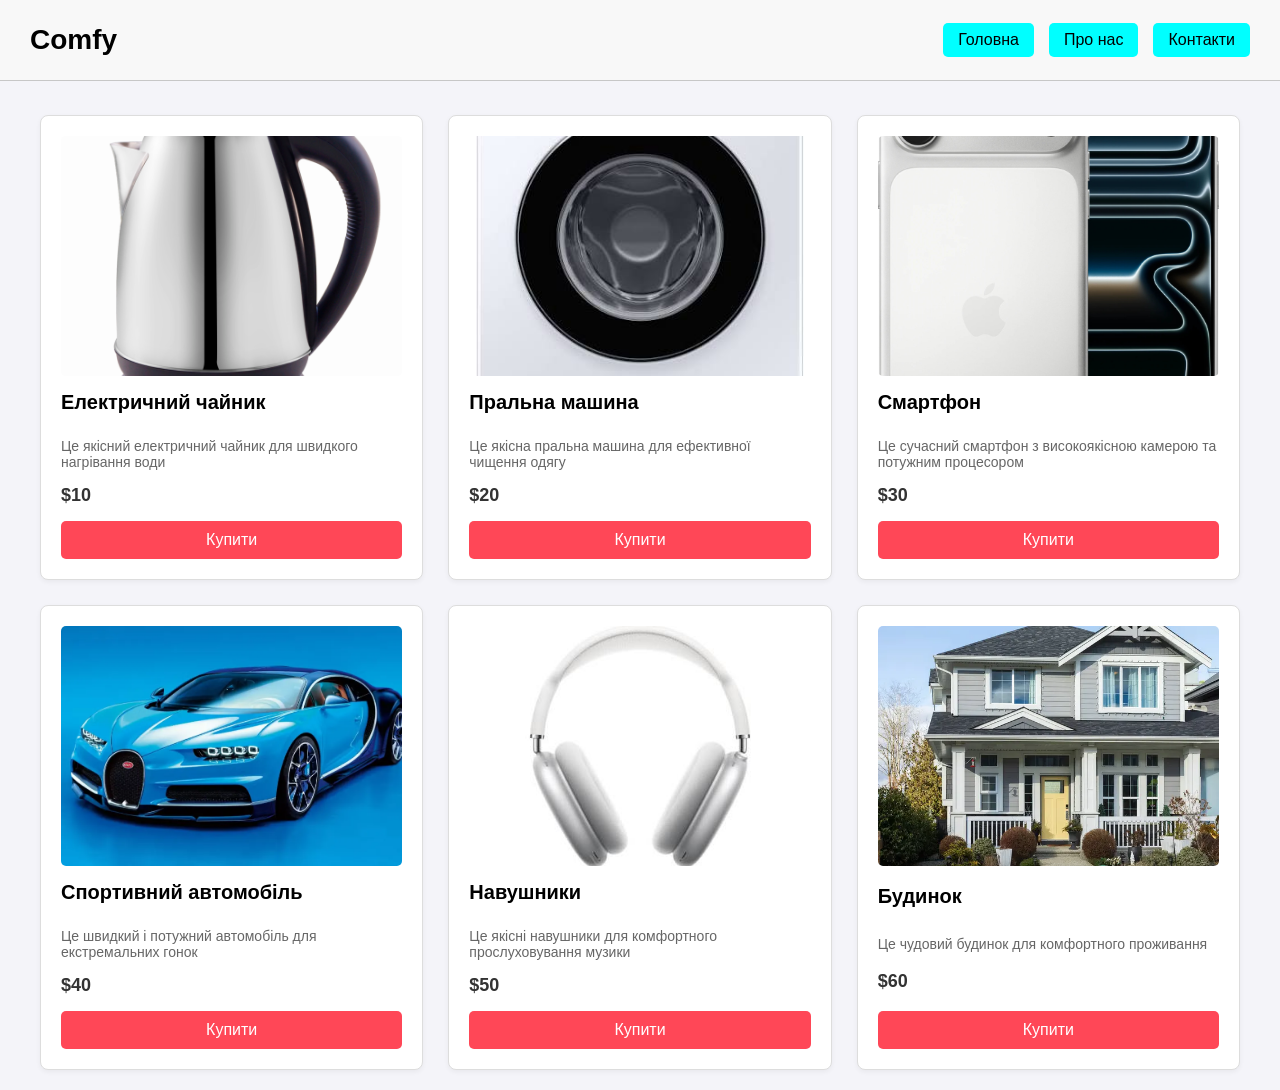
<file: pr_media/index.html>
<!doctype html>
<html lang="uk">
  <head>
    <meta charset="UTF-8" />
    <meta name="viewport" content="width=device-width, initial-scale=1.0" />
    <title>Comfy - Інтернет-магазин</title>
    <link rel="stylesheet" href="style.css" />
  </head>
  <body>
    <header class="menu">
      <h1>Comfy</h1>
      <nav class="site_navigation">
        <ul>
          <li><a href="index.html" class="a">Головна</a></li>
          <li><a href="about.html" class="a">Про нас</a></li>
          <li><a href="contact.html" class="a">Контакти</a></li>
        </ul>
      </nav>
    </header>

    <main class="container">
      <div class="product-grid">
        <article class="product-card">
          <img src="images/product1.jpg" alt="Електричний чайник" />
          <h2 class="product-title">Електричний чайник</h2>
          <p class="description">
            Це якісний електричний чайник для швидкого нагрівання води
          </p>
          <span class="price">$10</span>
          <button class="buy-button">Купити</button>
        </article>

        <article class="product-card">
          <img src="images/product2.jfif" alt="Пральна машина" />
          <h2 class="product-title">Пральна машина</h2>
          <p class="description">
            Це якісна пральна машина для ефективної чищення одягу
          </p>
          <span class="price">$20</span>
          <button class="buy-button">Купити</button>
        </article>

        <article class="product-card">
          <img src="images/product3.jpg" alt="Смартфон" />
          <h2 class="product-title">Смартфон</h2>
          <p class="description">
            Це сучасний смартфон з високоякісною камерою та потужним процесором
          </p>
          <span class="price">$30</span>
          <button class="buy-button">Купити</button>
        </article>

        <article class="product-card">
          <img src="images/product4.webp" alt="Спортивний автомобіль" />
          <h2 class="product-title">Спортивний автомобіль</h2>
          <p class="description">
            Це швидкий і потужний автомобіль для екстремальних гонок
          </p>
          <span class="price">$40</span>
          <button class="buy-button">Купити</button>
        </article>

        <article class="product-card">
          <img src="images/product5.jfif" alt="Навушники" />
          <h2 class="product-title">Навушники</h2>
          <p class="description">
            Це якісні навушники для комфортного прослуховування музики
          </p>
          <span class="price">$50</span>
          <button class="buy-button">Купити</button>
        </article>

        <article class="product-card">
          <img src="images/product6.jpg" alt="Будинок" />
          <h2 class="product-title">Будинок</h2>
          <p class="description">
            Це чудовий будинок для комфортного проживання
          </p>
          <span class="price">$60</span>
          <button class="buy-button">Купити</button>
        </article>
      </div>
    </main>
  </body>
</html>
</file>
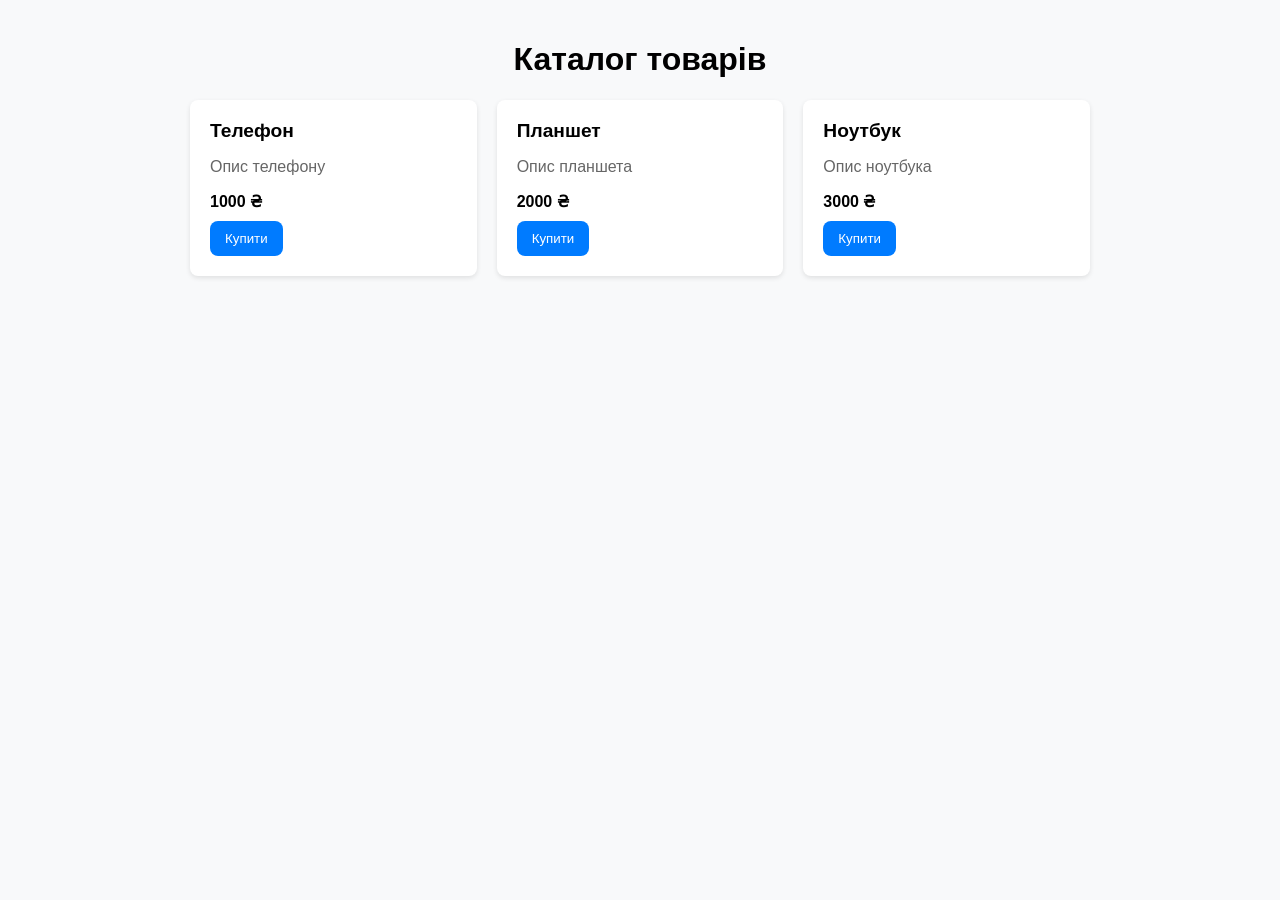
<file: pr_preprocessing/index.html>
<!doctype html>
<html lang="uk">
  <head>
    <meta charset="UTF-8" />
    <meta name="viewport" content="width=device-width, initial-scale=1.0" />
    <title>Каталог товарів</title>
    <link rel="stylesheet" href="style-scss.css" />
  </head>
  <body>
    <div class="container">
      <h1>Каталог товарів</h1>

      <div class="catalog">
        <article class="card">
          <h2>Телефон</h2>
          <p>Опис телефону</p>
          <span class="price">1000 ₴</span>
          <button class="btn">Купити</button>
        </article>

        <article class="card">
          <h2>Планшет</h2>
          <p>Опис планшета</p>
          <span class="price">2000 ₴</span>
          <button class="btn">Купити</button>
        </article>

        <article class="card">
          <h2>Ноутбук</h2>
          <p>Опис ноутбука</p>
          <span class="price">3000 ₴</span>
          <button class="btn">Купити</button>
        </article>
      </div>
    </div>
  </body>
</html>
</file>
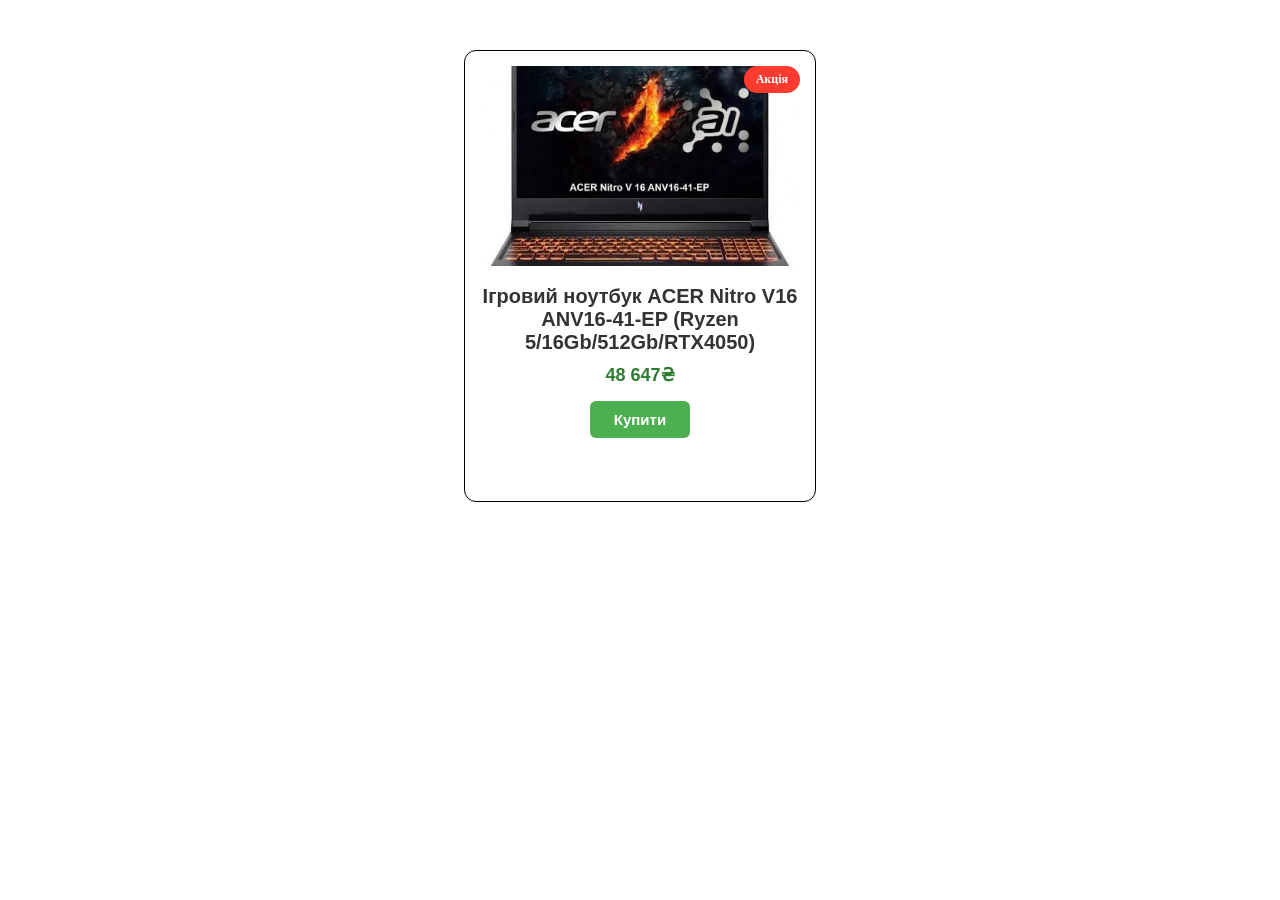
<file: pr_transition/index.html>
<!doctype html>
<html lang="uk">
  <head>
    <meta charset="UTF-8" />
    <meta name="viewport" content="width=device-width, initial-scale=1.0" />
    <title>Картка товару</title>
    <link rel="stylesheet" href="style.css" />
  </head>
  <body>
    <div class="box">
      <span class="badge">Акція</span>
      <img
        src="images/1.jfif"
        alt="Ігровий ноутбук ACER Nitro V16 ANV16-41-EP (Ryzen 5/16Gb/512Gb/RTX4050)"
        class="product-image"
      />
      <h2 class="product-name">
        Ігровий ноутбук ACER Nitro V16 ANV16-41-EP (Ryzen 5/16Gb/512Gb/RTX4050)
      </h2>
      <p class="cost">48 647&#8372;</p>
      <button class="btn">Купити</button>
    </div>
  </body>
</html>
</file>
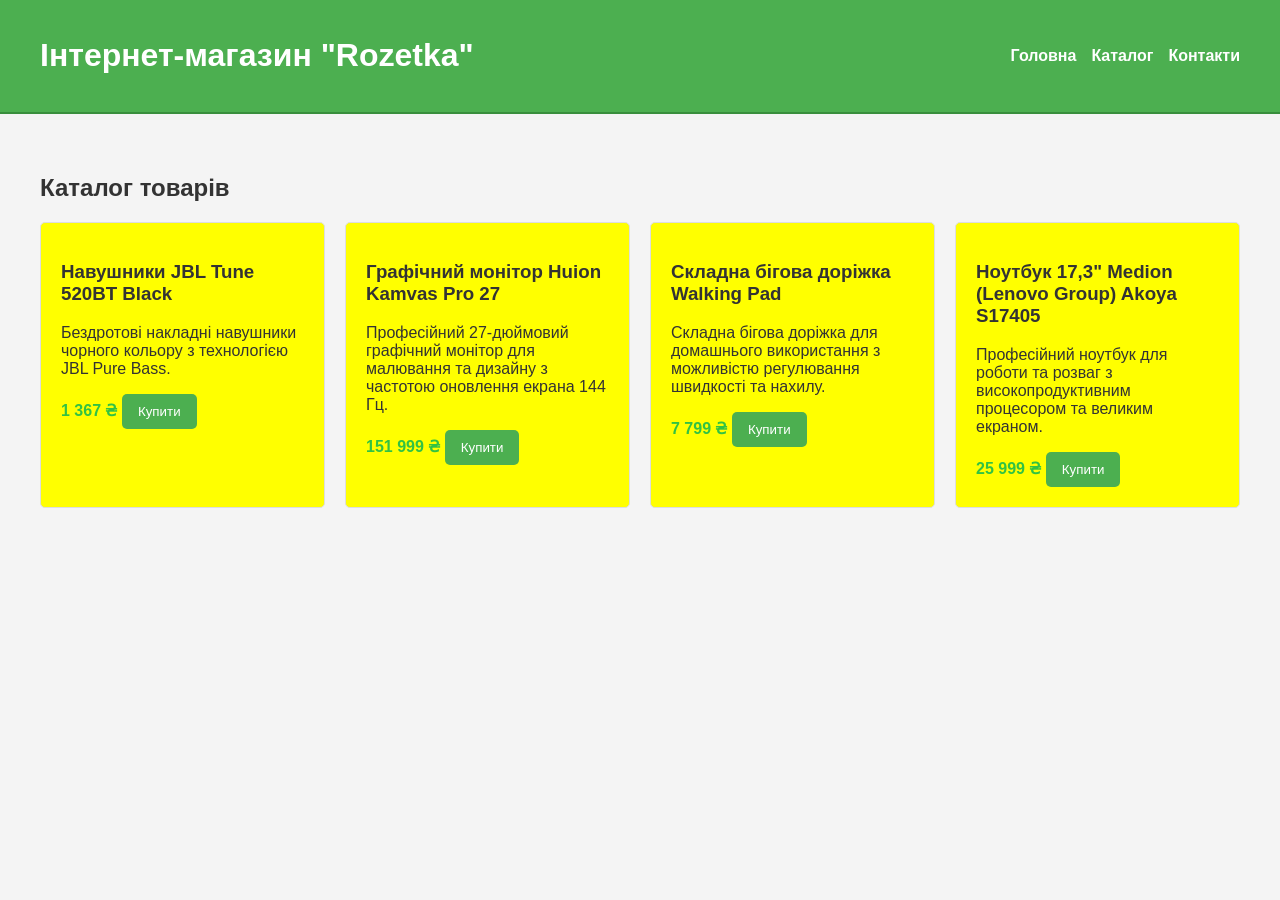
<file: Пр_змінні/Index.html>
<!doctype html>
<html lang="en">
  <head>
    <meta charset="UTF-8" />
    <meta name="viewport" content="width=device-width, initial-scale=1.0" />
    <title>Інтернет-магазин "Rozetka"</title>
    <link rel="stylesheet" href="style.css" />
  </head>
  <body>
    <header class="header">
      <div class="header__container">
        <h1>Інтернет-магазин "Rozetka"</h1>
        <nav class="nav">
          <a href="#" class="nav__link">Головна</a>
          <a href="#" class="nav__link">Каталог</a>
          <a href="#" class="nav__link">Контакти</a>
        </nav>
      </div>
    </header>

    <main class="main">
      <div class="main__container">
        <h2>Каталог товарів</h2>

        <div class="product-grid">
          <article class="card producrt-card">
            <h3 class="card__title product-card__title">
              Навушники JBL Tune 520BT Black
            </h3>
            <p class="card__description">
              Бездротові накладні навушники чорного кольору з технологією JBL
              Pure Bass.
            </p>
            <span class="product-card__price">1 367 &#8372;</span>
            <button class="button product-card__button">Купити</button>
          </article>

          <article class="card producrt-card">
            <h3 class="card__title product-card__title">
              Графічний монітор Huion Kamvas Pro 27
            </h3>
            <p class="card__description">
              Професійний 27-дюймовий графічний монітор для малювання та дизайну
              з частотою оновлення екрана 144 Гц.
            </p>
            <span class="product-card__price">151 999 &#8372;</span>
            <button class="button product-card__button">Купити</button>
          </article>

          <article class="card producrt-card">
            <h3 class="card__title product-card__title">
              Складна бігова доріжка Walking Pad
            </h3>
            <p class="card__description">
              Складна бігова доріжка для домашнього використання з можливістю
              регулювання швидкості та нахилу.
            </p>
            <span class="product-card__price">7 799 &#8372;</span>
            <button class="button product-card__button">Купити</button>
          </article>

          <article class="card producrt-card">
            <h3 class="card__title product-card__title">
              Ноутбук 17,3" Medion (Lenovo Group) Akoya S17405
            </h3>
            <p class="card__description">
              Професійний ноутбук для роботи та розваг з високопродуктивним
              процесором та великим екраном.
            </p>
            <span class="product-card__price">25 999 &#8372; </span>
            <button class="button product-card__button">Купити</button>
          </article>
        </div>
      </div>
    </main>
  </body>
</html>
</file>
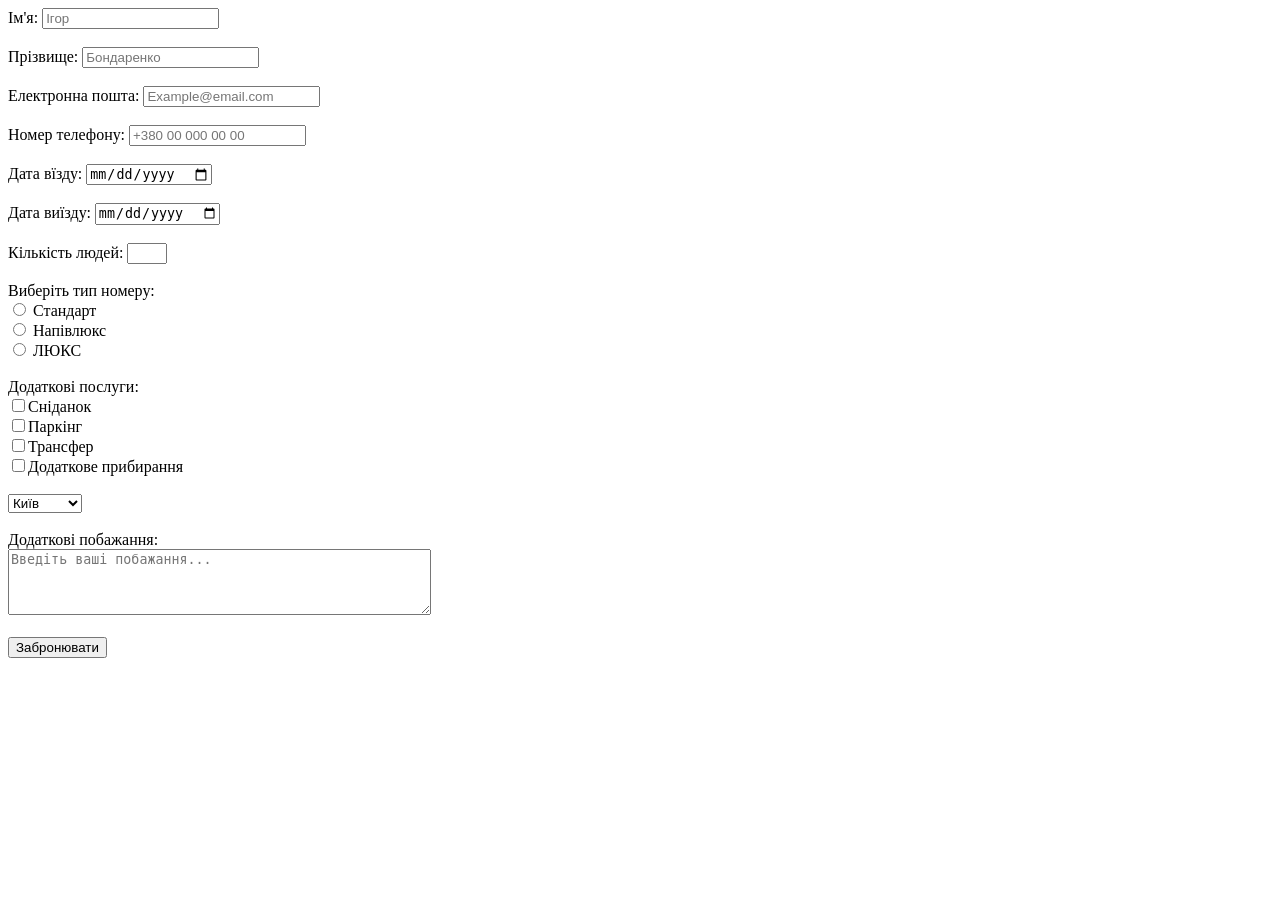
<file: forms_pr.html>
<!DOCTYPE html>
<html lang="en">
<head>
    <meta charset="UTF-8">
    <meta name="viewport" content="width=device-width, initial-scale=1.0">
    <title>Forms Practice</title>
</head>
<body>
    <form>
        <Label for="firstname">Ім'я:</Label>
        <input type="text" 
        id="firstname" 
        name="firstname" 
        placeholder="Ігор"
        required><br><br>

        <Label for="lastname">Прізвище:</Label>
        <input type="text" 
        id="lastname" 
        name="lastname" 
        placeholder="Бондаренко"
        required><br><br>

        <Label for="email">Електронна пошта:</Label>
        <input type="email" 
        id="email" 
        name="email" 
        placeholder="Example@email.com"
        required><br><br>

        <Label for="telephone">Номер телефону:</Label>
        <input type="tel" 
        id="telephone" 
        name="telephone" 
        placeholder="+380 00 000 00 00"
        required><br><br>

        <Label for="date">Дата вїзду:</Label>
        <input type="date" 
        id="date" 
        name="date" 
        required><br><br>

        <Label for="date">Дата виїзду:</Label>
        <input type="date" 
        id="date" 
        name="date" 
        required><br><br>

        <Label for="number">Кількість людей:</Label>
        <input type="number"
        id="number"
        name="number"
        min="1"
        max="6"><br><br>

        <Label for="Room">Виберіть тип номеру:</Label><br>
        <input type="radio"
        id="Room"
        name="Room"
        value="Стандарт"
        required> Стандарт<br>
        <input type="radio"
        id="Room"
        name="Room"
        value="Напівлюкс"
        required> Напівлюкс<br>
        <input type="radio"
        id="Room"
        name="Room"
        value="Люкс"
        required> ЛЮКС<br><br>

        <Label for="services">Додаткові послуги:</Label><br>
        <input type="checkbox" id="services" name="services" value="Сніданок">Сніданок<br>
        <input type="checkbox" id="services" name="services" value="Паркінг">Паркінг<br>
        <input type="checkbox" id="services" name="services" value="Трансфер">Трансфер<br>
        <input type="checkbox" id="services" name="services" value="Додаткове прибирання">Додаткове прибирання<br><br>

        <Select name="town" id="town">
            <option value="Kyiv">Київ</option>
            <option value="Lviv">Львів</option>
            <option value="Odesa">Одеса</option>
            <option value="Uzhorod">Ужгород</option>
            <option value="Chernivtsi">Чернівці</option>
        </Select><br><br>

        <Label for="message">Додаткові побажання:</Label><br>
        <textarea id="message" name="message" rows="4" cols="50" maxlength="250" placeholder="Введіть ваші побажання..."></textarea><br><br>

        <button type="submit">Забронювати</button>
    </form>
</body>
</html>
</file>
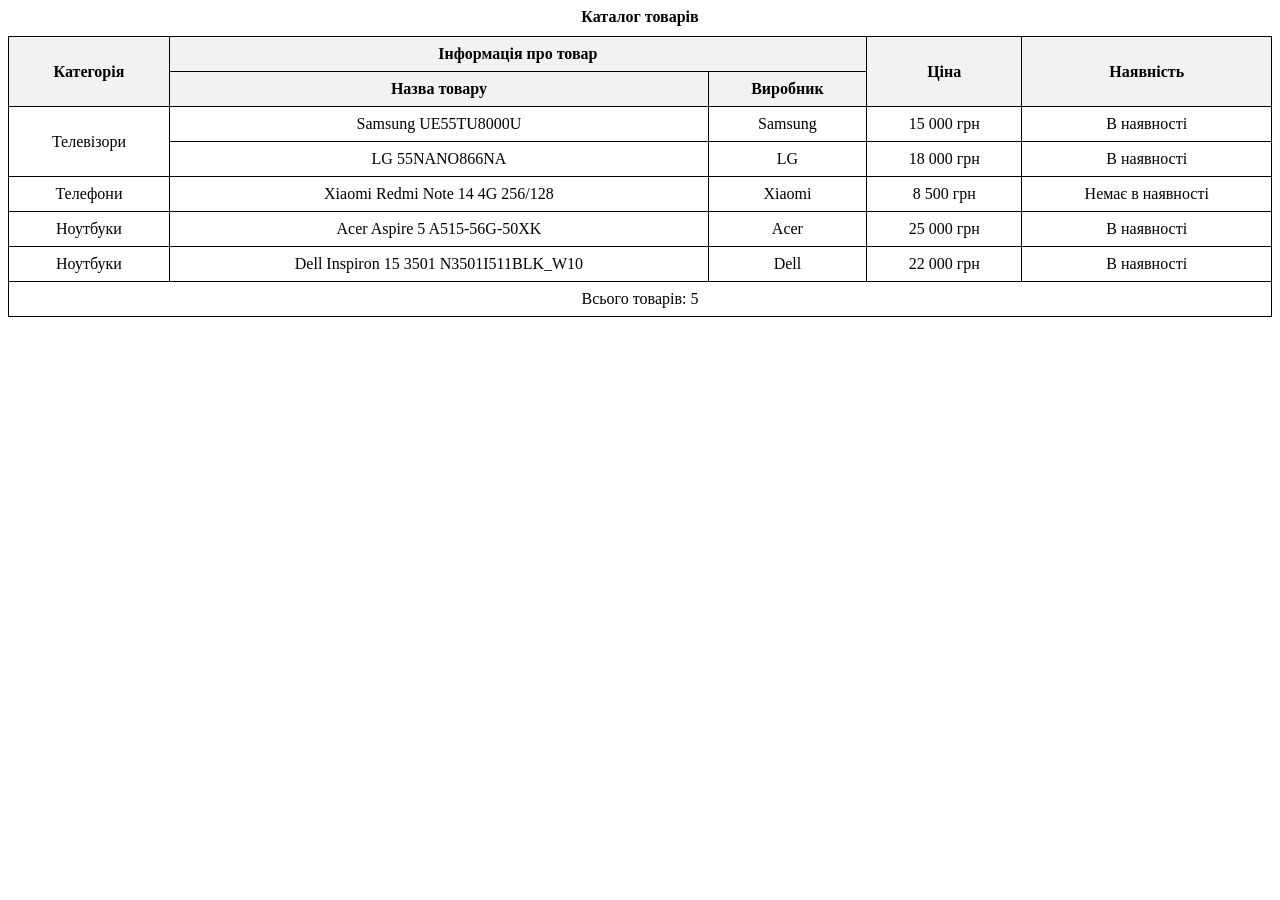
<file: pr3.html>
<!DOCTYPE html>
<html lang="en">
<head>
    <meta charset="UTF-8">
    <meta name="viewport" content="width=device-width, initial-scale=1.0">
    <title>Document</title>
    <style>
        table {
            border-collapse: collapse;
            width: 100%;
        }

        th, td {
            border: 1px solid black;
            padding: 8px;
            text-align: center;
        }

        th {
            background-color: #f2f2f2;
        }

        caption {
            font-weight: bold;
            margin-bottom: 10px;
        }
    </style>
</head>
<body>
    <table>

        <caption>
            Каталог товарів
        </caption>

        <thead>
            <tr>
                <th rowspan="2">Категорія</th>
                <th colspan="2">Інформація про товар</th>
                <th rowspan="2">Ціна</th>
                <th rowspan="2">Наявність</th>
            </tr>
            <tr>
                <th>Назва товару</th>
                <th>Виробник</th>
            </tr>
        </thead>

        <tbody>
            <tr>
                <td rowspan="2">Телевізори</td>
                <td>Samsung UE55TU8000U</td>
                <td>Samsung</td>
                <td>15 000 грн</td>
                <td>В наявності</td>
            </tr>

            <tr>
                <td>LG 55NANO866NA</td>
                <td>LG</td>
                <td>18 000 грн</td>
                <td>В наявності</td>
            </tr>

            <tr>
                <td>Телефони</td>
                <td>Xiaomi Redmi Note 14 4G 256/128</td>
                <td>Xiaomi</td>
                <td>8 500 грн</td>
                <td>Немає в наявності</td>
            </tr>

            <tr>
                <td>Ноутбуки</td>
                <td>Acer Aspire 5 A515-56G-50XK</td>
                <td>Acer</td>
                <td>25 000 грн</td>
                <td>В наявності</td>
            </tr>

            <tr>
                <td>Ноутбуки</td>
                <td>Dell Inspiron 15 3501 N3501I511BLK_W10</td>
                <td>Dell</td>
                <td>22 000 грн</td>
                <td>В наявності</td>
            </tr>
        </tbody>

        <tfoot>
            <tr>
                <td colspan="5">Всього товарів: 5</td>
            </tr>
        </tfoot>
    </table>
    
</body>
</html>
</file>
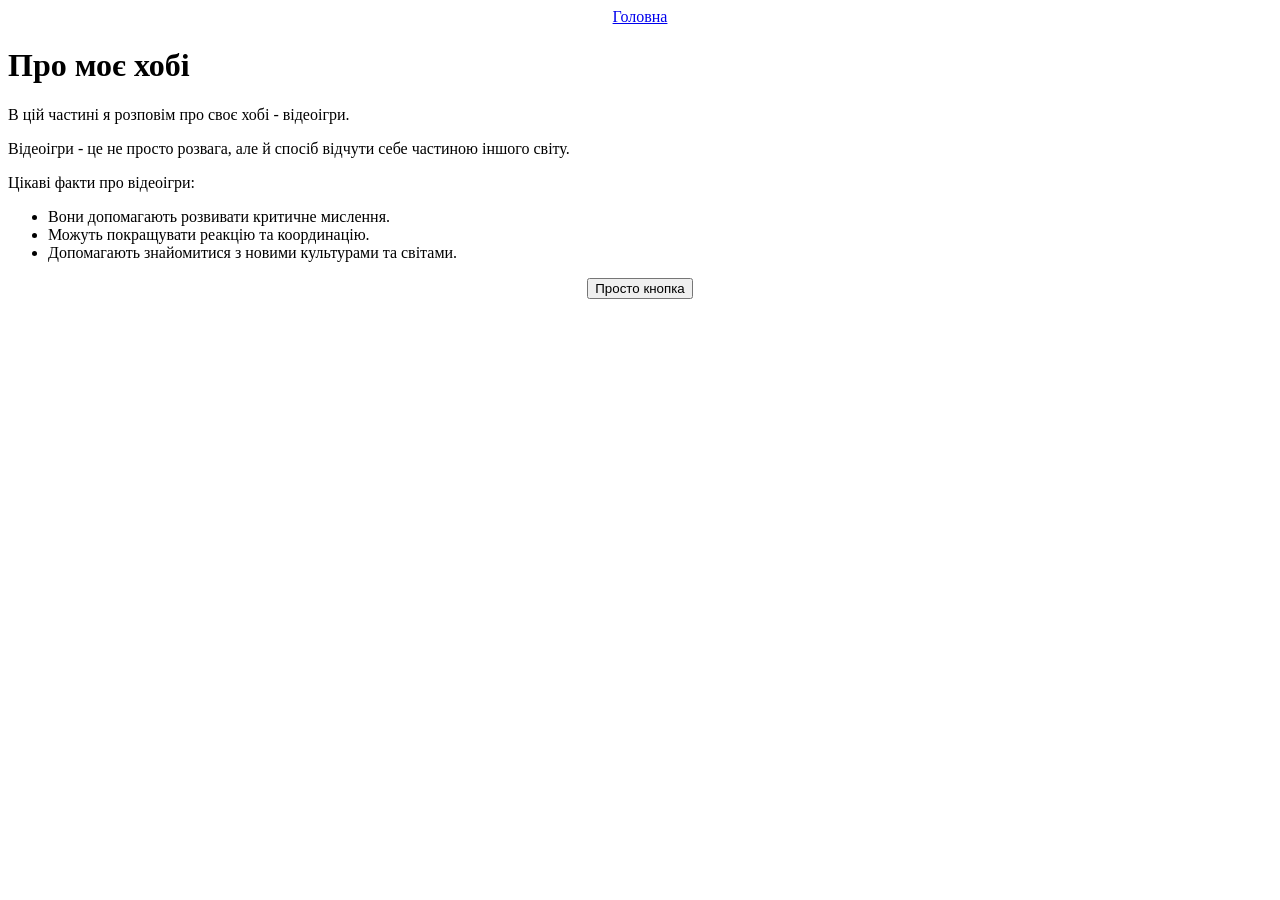
<file: tegs_pr2.html>
<!DOCTYPE html>
<html lang="en">
<head>
    <meta charset="UTF-8">
    <meta name="viewport" content="width=device-width, initial-scale=1.0">
    <title>Про моє хобі</title>
</head>
<body>
    <nav style="text-align: center;">
        <a href="tegs_pr.html">Головна</a>
    </nav>
    <h1>Про моє хобі</h1>
    <p>В цій частині я розповім про своє хобі - відеоігри.</p>
    <p>Відеоігри - це не просто розвага, але й спосіб відчути себе частиною іншого світу.</p>
    <p>Цікаві факти про відеоігри:</p>
    <ul>
        <li>Вони допомагають розвивати критичне мислення.</li>
        <li>Можуть покращувати реакцію та координацію.</li>
        <li>Допомагають знайомитися з новими культурами та світами.</li>
    </ul>
    <button style="display: block; margin: 0 auto;">
        Просто кнопка
    </button>
</body>
</html>
</file>
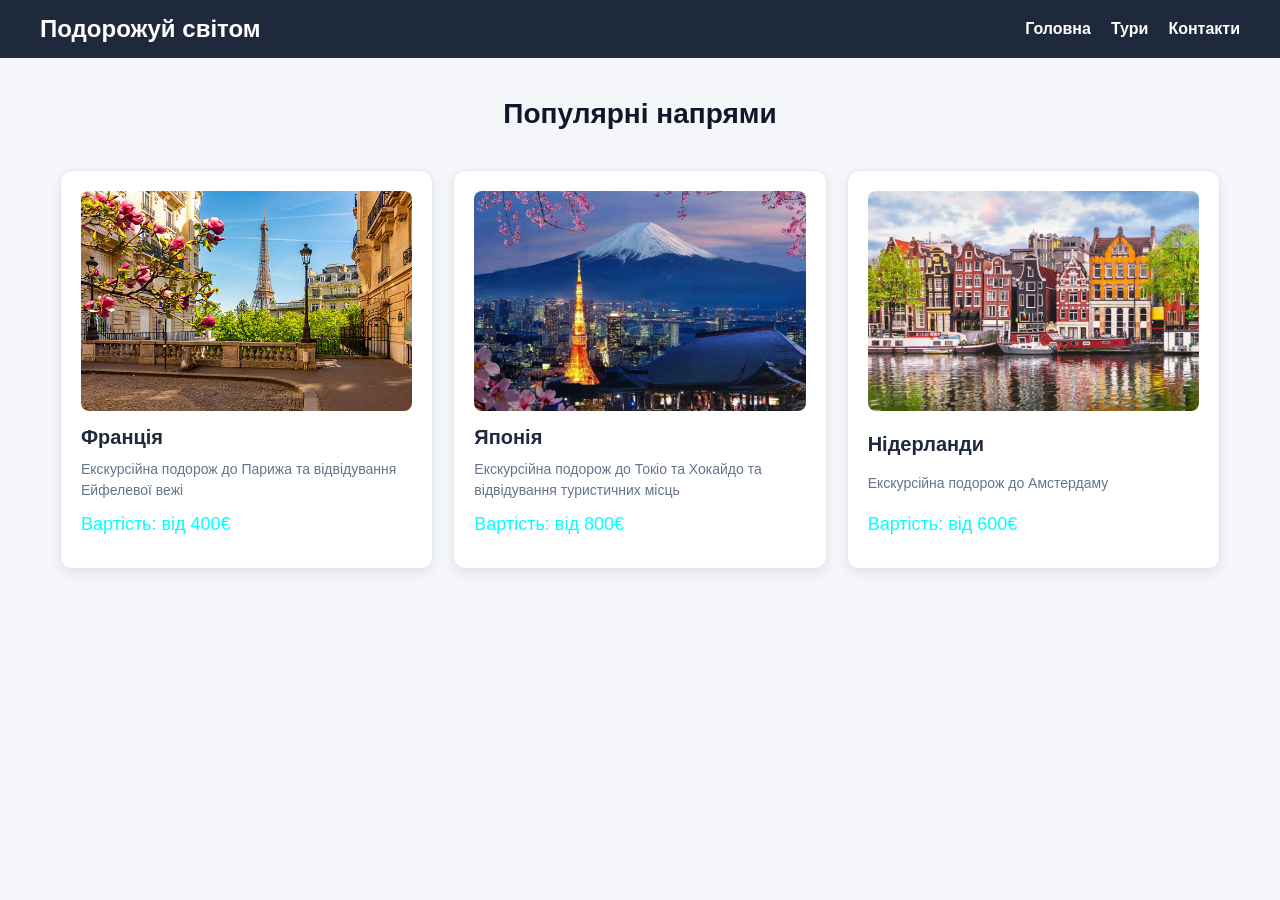
<file: pr5/pr5.html>
<!doctype html>
<html lang="uk">
  <head>
    <meta charset="UTF-8" />
    <meta name="viewport" content="width=device-width, initial-scale=1.0" />
    <title>Document</title>
    <link rel="stylesheet" href="style.css" />
  </head>
  <body>
    <header class="main">
      <h1>Подорожуй світом</h1>
      <nav>
        <a href="main.html">Головна</a>
        <a href="tours.html">Тури</a>
        <a href="contacts.html">Контакти</a>
      </nav>
    </header>
    <section>
      <h2>Популярні напрями</h2>
      <div class="info">
        <img src="images/2.jpg" alt="Краєвиди Парижу" class="image" />
        <h3>Франція</h3>
        <p>Екскурсійна подорож до Парижа та відвідування Ейфелевої вежі</p>
        <p class="cost">Вартість: від 400&#8364;</p>
      </div>
      <div class="info">
        <img src="images/1.jpg" alt="Краєвиди Токіо" class="image" />
        <h3>Японія</h3>
        <p>
          Екскурсійна подорож до Токіо та Хокайдо та відвідування туристичних
          місць
        </p>
        <p class="cost">Вартість: від 800&#8364;</p>
      </div>
      <div class="info">
        <img src="images/3.jpeg" alt="Краєвиди Амстердаму" class="image" />
        <h3>Нідерланди</h3>
        <p>Екскурсійна подорож до Амстердаму</p>
        <p class="cost">Вартість: від 600&#8364;</p>
      </div>
    </section>
  </body>
</html>
</file>
<file: pr_media/style.css>
body {
    margin: 0;
    padding-top: 95px;
    font-family: Arial, sans-serif;
    background-color: #f4f4f9;
}

.container {
    max-width: 1200px;
    margin: 0 auto;
    padding: 20px;
}

.menu {
    display: flex;
    justify-content: space-between;
    align-items: center;
    background-color: #f8f8f8;
    border-bottom: 1px solid rgba(0, 0, 0, 0.2);
    position: fixed;
    top: 0;
    height: 80px;
    left: 0;
    right: 0;
    z-index: 9999;
    padding: 0 30px;
}

h1 {
    margin: 0;
    font-size: 28px;
}

.menu ul {
    display: flex;
    list-style-type: none;
    gap: 15px;
    padding: 0;
    margin: 0;
}

.a {
    text-decoration: none;
    color: black;
    font-size: 16px;
    font-weight: 500;
    cursor: pointer;
    background-color: aqua;
    border-radius: 5px;
    padding: 8px 15px;
    display: flex;
    align-items: center;
    justify-content: center;
    transition: background-color 0.3s;
}

.a:hover {
    background-color: #00cccc;
}

.product-grid {
    display: grid;
    grid-template-columns: repeat(3, 1fr);
    gap: 25px;
}

.product-card {
    background: #ffffff;
    border: 1px solid #ddd;
    border-radius: 8px;
    padding: 20px;
    display: flex;
    flex-direction: column;
    justify-content: space-between;
    box-shadow: 0 2px 5px rgba(0,0,0,0.05);
}

.product-card img {
    width: 100%;
    height: 240px;
    object-fit: cover;
    border-radius: 5px;
}

.product-title {
    font-size: 20px;
    margin: 15px 0 10px 0;
}

.description {
    font-size: 14px;
    color: #666;
    margin-bottom: 15px;
}

.price {
    font-size: 18px;
    font-weight: bold;
    color: #333;
    margin-bottom: 15px;
}

.buy-button {
    background-color: #ff4757;
    color: white;
    border: none;
    padding: 10px;
    font-size: 16px;
    border-radius: 5px;
    cursor: pointer;
    transition: background-color 0.3s;
}

.buy-button:hover {
    background-color: #ff6b81;
}

@media (max-width: 900px) {
    .product-grid {
        grid-template-columns: repeat(2, 1fr);
    }
    
    h1 {
        font-size: 24px;
    }
}

@media (max-width: 600px) {
    body {
        padding-top: 130px;
    }

    .menu {
        flex-direction: column;
        height: auto;
        padding: 10px;
        align-items: stretch;
        text-align: center;
    }

    .menu h1 {
        padding: 5px 0;
    }

    .menu ul {
        flex-direction: column;
        gap: 8px;
        width: 100%;
    }

    .a {
        width: 100%;
        box-sizing: border-box;
    }

    .product-grid {
        grid-template-columns: 1fr;
        gap: 15px;
    }

    .container {
        padding: 10px;
    }

    .product-title {
        font-size: 18px;
        margin: 10px 0 5px 0;
    }
}
</file>
<file: pr_preprocessing/style-scss.css>
body {
  font-family: sans-serif;
  background-color: #f8f9fa;
  margin: 0;
  padding: 20px;
}

.container {
  max-width: 900px;
  margin: 0 auto;
}
.container h1 {
  text-align: center;
}
.container .catalog {
  display: grid;
  grid-template-columns: repeat(3, 1fr);
  gap: 20px;
}

@media (max-width: 600px) {
  .container .catalog {
    grid-template-columns: 1fr;
  }
}

.card {
  background: #fff;
  padding: 20px;
  border-radius: 8px;
  box-shadow: 0 2px 5px rgba(0, 0, 0, 0.1);
  transition: transform 0.2s;
}
.card:hover {
  transform: translateY(-5px);
}
.card h2 {
  font-size: 1.2rem;
  margin-top: 0;
}
.card p {
  color: #666;
}
.card .price {
  display: block;
  font-weight: bold;
  margin-bottom: 10px;
}
.card .btn {
  background-color: #007bff;
  color: #fff;
  border: none;
  padding: 10px 15px;
  border-radius: 8px;
  cursor: pointer;
}
.card .btn:hover {
  opacity: 0.8;
}
</file>
<file: pr_transition/style.css>
.box {
  position: relative;
  width: 320px;
  height: 420px;
  border: 1px solid black;
  padding: 15px;
  text-align: center;
  border-radius: 12px;
  margin: 50px auto;
  background-color: white;
  transition:
    transform 0.3s ease,
    box-shadow 0.3s ease;
  animation: Up 0.8s ease-out;
}

.box:hover {
  transform: translateY(-10px) scale(1.03);
  box-shadow: 0px 12px 24px rgba(0, 0, 0, 0.15);
}

@keyframes Up {
  from {
    opacity: 0;
    transform: translateY(60px);
  }
  to {
    opacity: 1;
    transform: translateY(0);
  }
}

.badge {
  position: absolute;
  top: 15px;
  right: 15px;
  background-color: #ff3b30;
  color: #ffffff;
  padding: 6px 12px;
  font-size: 12px;
  font-weight: bold;
  border-radius: 20px;
  z-index: 10;
  animation: pulse 1.5s infinite ease-in-out;
}

@keyframes pulse {
  0% {
    transform: scale(1);
  }
  50% {
    transform: scale(1.12);
  }
  100% {
    transform: scale(1);
  }
}

.product-image {
  width: 100%;
  height: 200px;
  object-fit: cover;
  border-radius: 8px;
}

.product-name {
  font-family: Arial, sans-serif;
  font-size: 20px;
  color: #333;
  margin: 15px 0 5px;
}

.cost {
  font-family: Arial, sans-serif;
  font-size: 18px;
  font-weight: bold;
  color: #2e7d32;
  margin: 10px 0 15px;
}

.btn {
  background-color: #4caf50;
  color: white;
  padding: 10px 24px;
  border: none;
  border-radius: 6px;
  font-size: 15px;
  font-weight: bold;
  cursor: pointer;
  transition:
    background-color 0.3s ease,
    transform 0.3s ease;
}

.btn:hover {
  background-color: #388e3c;
  transform: scale(1.1) rotate(-2deg);
}
</file>
<file: Пр_змінні/style.css>
:root {
    --bg-color: #f4f4f4;
    --header-bg: #4CAF50;
    --header-border: #388E3C;
    --card-bg: yellow;
    --border-color: #ddd;
    --text-color: #333333;
    --price-color: #32c243;
    --button-bg: #4CAF50;
    --spacing: 20px;
    --radius: 5px;
    --transition: transform 0.3s ease, box-shadow 0.3s ease;
}

body {
    margin: 0;
    font-family: Arial, sans-serif;
    background-color: var(--bg-color);
    color: var(--text-color);
}

.header {
    background-color: var(--header-bg);
    border-bottom: 2px solid var(--header-border);
    color: white;
    padding: 16px var(--spacing);
    text-align: center;
}

.header__container {
    display: flex;
    justify-content: space-between;
    align-items: center;
    max-width: 1200px;
    margin: 0 auto;
}

.nav {
    display: flex;
    gap: 15px;
    margin: 0;
    padding: 0;
}

.nav__link {
    color: white;
    text-decoration: none;
    font-weight: bold;
}

.main {
    max-width: 1200px;
    margin: 0 auto;
    padding: 40px var(--spacing);
}

.product-grid {
    display: grid;
    grid-template-columns: repeat(4, 1fr);
    gap: var(--spacing);
}

.card {
    background-color: var(--card-bg);
    border: 1px solid var(--border-color);
    border-radius: var(--radius);
    overflow: hidden;
    transition: var(--transition);
    padding: var(--spacing);
}

.card:hover {
    transform: translateY(-5px);
    box-shadow: 0 4px 8px rgba(0, 0, 0, 0.1);
}

.product-card__price {
    color: var(--price-color);
    font-weight: bold;
    margin: 10px 0;
    
}

.button {
    background-color: var(--button-bg);
    color: white;
    border: none;
    padding: 10px 16px;
    border-radius: var(--radius);
    cursor: pointer;
    transition: opacity 0.3s;
}

.button:hover {
    opacity: 0.9;
}

@media (max-width: 900px) {
    .product-grid {
        grid-template-columns: repeat(2, 1fr);
    }
}

@media (max-width: 600px) {
    .product-grid {
        grid-template-columns: 1fr;
    }
}
</file>
<file: pr5/style.css>
* {
  box-sizing: border-box;
  margin: 0;
  padding: 0;
}

body {
  font-family: Arial;
  background-color: #f4f6f9;
  color: #333;
}

.main {
  display: flex;
  justify-content: space-between;
  align-items: center;
  background-color: #1e293b;
  color: #ffffff;
  padding: 15px 40px;
}

.main h1 {
  font-size: 24px;
}

.main nav {
  display: flex;
  gap: 20px;
}

.main nav a {
  color: #ffffff;
  text-decoration: none;
  font-size: 16px;
  font-weight: bold;
  transition: color 0.2s ease-in-out;
}

.main nav a:hover {
  color: #38bdf8;
}


section {
  max-width: 1200px;
  margin: 40px auto;
  padding: 0 20px;
  display: flex;
  flex-wrap: wrap;
  justify-content: space-between;
  gap: 20px;
}

section h2 {
  width: 100%;
  text-align: center;
  font-size: 28px;
  color: #0f172a;
  margin-bottom: 20px;
}

.info {
  flex: 1 1 0;
  min-width: 0;
  background-color: #ffffff;
  border-radius: 12px;
  padding: 20px;
  box-shadow: 0 4px 12px rgba(0, 0, 0, 0.08);
  border: 1px solid #e2e8f0;
  display: flex;
  flex-direction: column;
  justify-content: space-between;
  transition: transform 0.2s ease, box-shadow 0.2s ease;
}

.info:hover {
  transform: translateY(-5px);
  box-shadow: 0 8px 20px rgba(0, 0, 0, 0.12);
}

.image {
  width: 100%;
  height: 220px;
  object-fit: cover;
  border-radius: 8px;
  margin-bottom: 15px;
}

.info h3 {
  font-size: 20px;
  margin-bottom: 10px;
  color: #1e293b;
}

.info p {
  font-size: 14px;
  line-height: 1.5;
  color: #64748b;
  margin-bottom: 10px;
}

p.cost {
    font-size: 18px;
    color:aqua;
}
</file>
